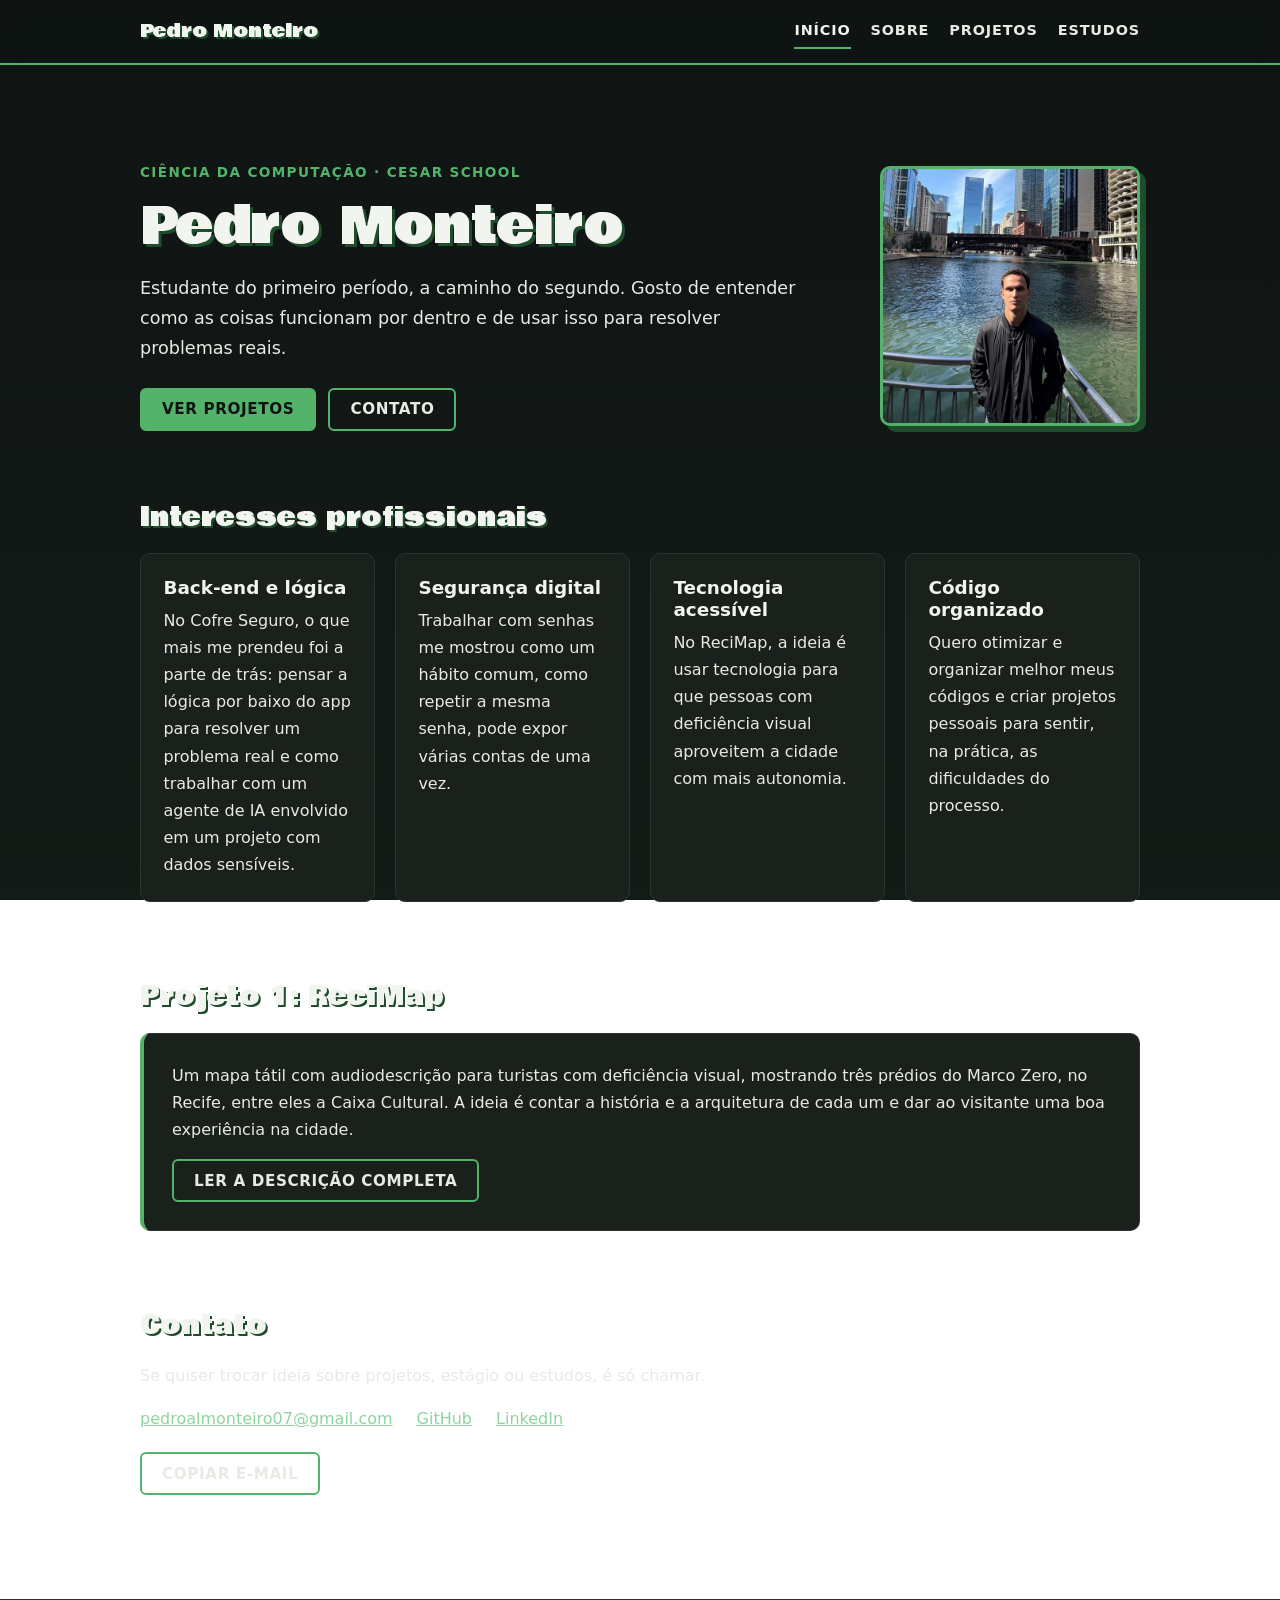
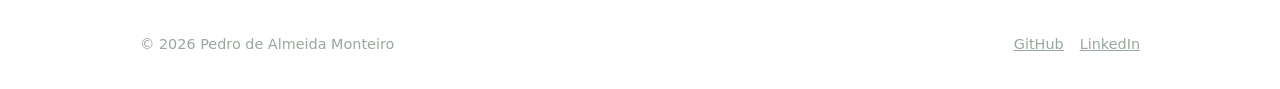
<file: index.html>
<!DOCTYPE html>
<html lang="pt-BR">
<head>
  <meta charset="UTF-8">
  <meta name="viewport" content="width=device-width, initial-scale=1.0">
  <meta name="description" content="Portfólio de Pedro Monteiro, estudante de Ciência da Computação na CESAR School.">
  <title>Pedro Monteiro | Portfólio</title>
  <link rel="preconnect" href="https://fonts.googleapis.com">
  <link rel="preconnect" href="https://fonts.gstatic.com" crossorigin>
  <link href="https://fonts.googleapis.com/css2?family=Bowlby+One&display=swap" rel="stylesheet">
  <link rel="stylesheet" href="css/style.css">
  <script src="js/script.js" defer></script>
</head>
<body>
  <a class="pular" href="#conteudo">Pular para o conteúdo</a>

  <header class="cabecalho">
    <div class="container">
      <a class="marca" href="index.html">Pedro Monteiro</a>
      <nav aria-label="Principal">
        <ul class="menu">
          <li><a href="index.html" aria-current="page">Início</a></li>
          <li><a href="sobre.html">Sobre</a></li>
          <li><a href="projetos.html">Projetos</a></li>
          <li><a href="estudos.html">Estudos</a></li>
        </ul>
      </nav>
    </div>
  </header>

  <main id="conteudo">
    <div class="container">

      <section class="hero">
        <div class="hero-texto">
          <p class="eyebrow">Ciência da Computação · CESAR School</p>
          <h1>Pedro Monteiro</h1>
          <p class="lead">Estudante do primeiro período, a caminho do segundo. Gosto de entender como as coisas funcionam por dentro e de usar isso para resolver problemas reais.</p>
          <div class="acoes">
            <a class="botao" href="projetos.html">Ver projetos</a>
            <a class="botao botao--vazado" href="#contato">Contato</a>
          </div>
        </div>

        <img class="foto" src="img/pedro.jpg" alt="Pedro Monteiro de jaqueta preta, em frente a um rio cercado de prédios altos" width="280" height="280">
      </section>

      <section class="secao" aria-labelledby="titulo-interesses">
        <h2 id="titulo-interesses">Interesses profissionais</h2>
        <div class="grade">
          <article class="cartao">
            <h3>Back-end e lógica</h3>
            <p>No Cofre Seguro, o que mais me prendeu foi a parte de trás: pensar a lógica por baixo do app para resolver um problema real e como trabalhar com um agente de IA envolvido em um projeto com dados sensíveis.</p>
          </article>
          <article class="cartao">
            <h3>Segurança digital</h3>
            <p>Trabalhar com senhas me mostrou como um hábito comum, como repetir a mesma senha, pode expor várias contas de uma vez.</p>
          </article>
          <article class="cartao">
            <h3>Tecnologia acessível</h3>
            <p>No ReciMap, a ideia é usar tecnologia para que pessoas com deficiência visual aproveitem a cidade com mais autonomia.</p>
          </article>
          <article class="cartao">
            <h3>Código organizado</h3>
            <p>Quero otimizar e organizar melhor meus códigos e criar projetos pessoais para sentir, na prática, as dificuldades do processo.</p>
          </article>
        </div>
      </section>

      <section class="secao" aria-labelledby="titulo-projeto1">
        <h2 id="titulo-projeto1">Projeto 1: ReciMap</h2>
        <div class="painel">
          <p>Um mapa tátil com audiodescrição para turistas com deficiência visual, mostrando três prédios do Marco Zero, no Recife, entre eles a Caixa Cultural. A ideia é contar a história e a arquitetura de cada um e dar ao visitante uma boa experiência na cidade.</p>
          <p><a class="botao botao--vazado" href="projetos.html#recimap">Ler a descrição completa</a></p>
        </div>
      </section>

      <section class="secao" id="contato" aria-labelledby="titulo-contato">
        <h2 id="titulo-contato">Contato</h2>
        <p>Se quiser trocar ideia sobre projetos, estágio ou estudos, é só chamar.</p>
        <ul class="contato-lista">
          <li><a href="mailto:pedroalmonteiro07@gmail.com">pedroalmonteiro07@gmail.com</a></li>
          <li><a href="https://github.com/PedroALMonteiro" target="_blank" rel="noopener noreferrer">GitHub</a></li>
          <li><a href="https://www.linkedin.com/in/pedro-monteiro-85697943b" target="_blank" rel="noopener noreferrer">LinkedIn</a></li>
        </ul>
        <p>
          <button class="botao botao--vazado" type="button" id="copiar-email" data-email="pedroalmonteiro07@gmail.com">Copiar e-mail</button>
          <span id="aviso-copia" role="status"></span>
        </p>
      </section>

    </div>
  </main>

  <footer class="rodape">
    <div class="container">
      <p>&copy; <span id="ano">2026</span> Pedro de Almeida Monteiro</p>
      <ul class="rodape-links">
        <li><a href="https://github.com/PedroALMonteiro" target="_blank" rel="noopener noreferrer">GitHub</a></li>
        <li><a href="https://www.linkedin.com/in/pedro-monteiro-85697943b" target="_blank" rel="noopener noreferrer">LinkedIn</a></li>
      </ul>
    </div>
  </footer>
</body>
</html>
</file>
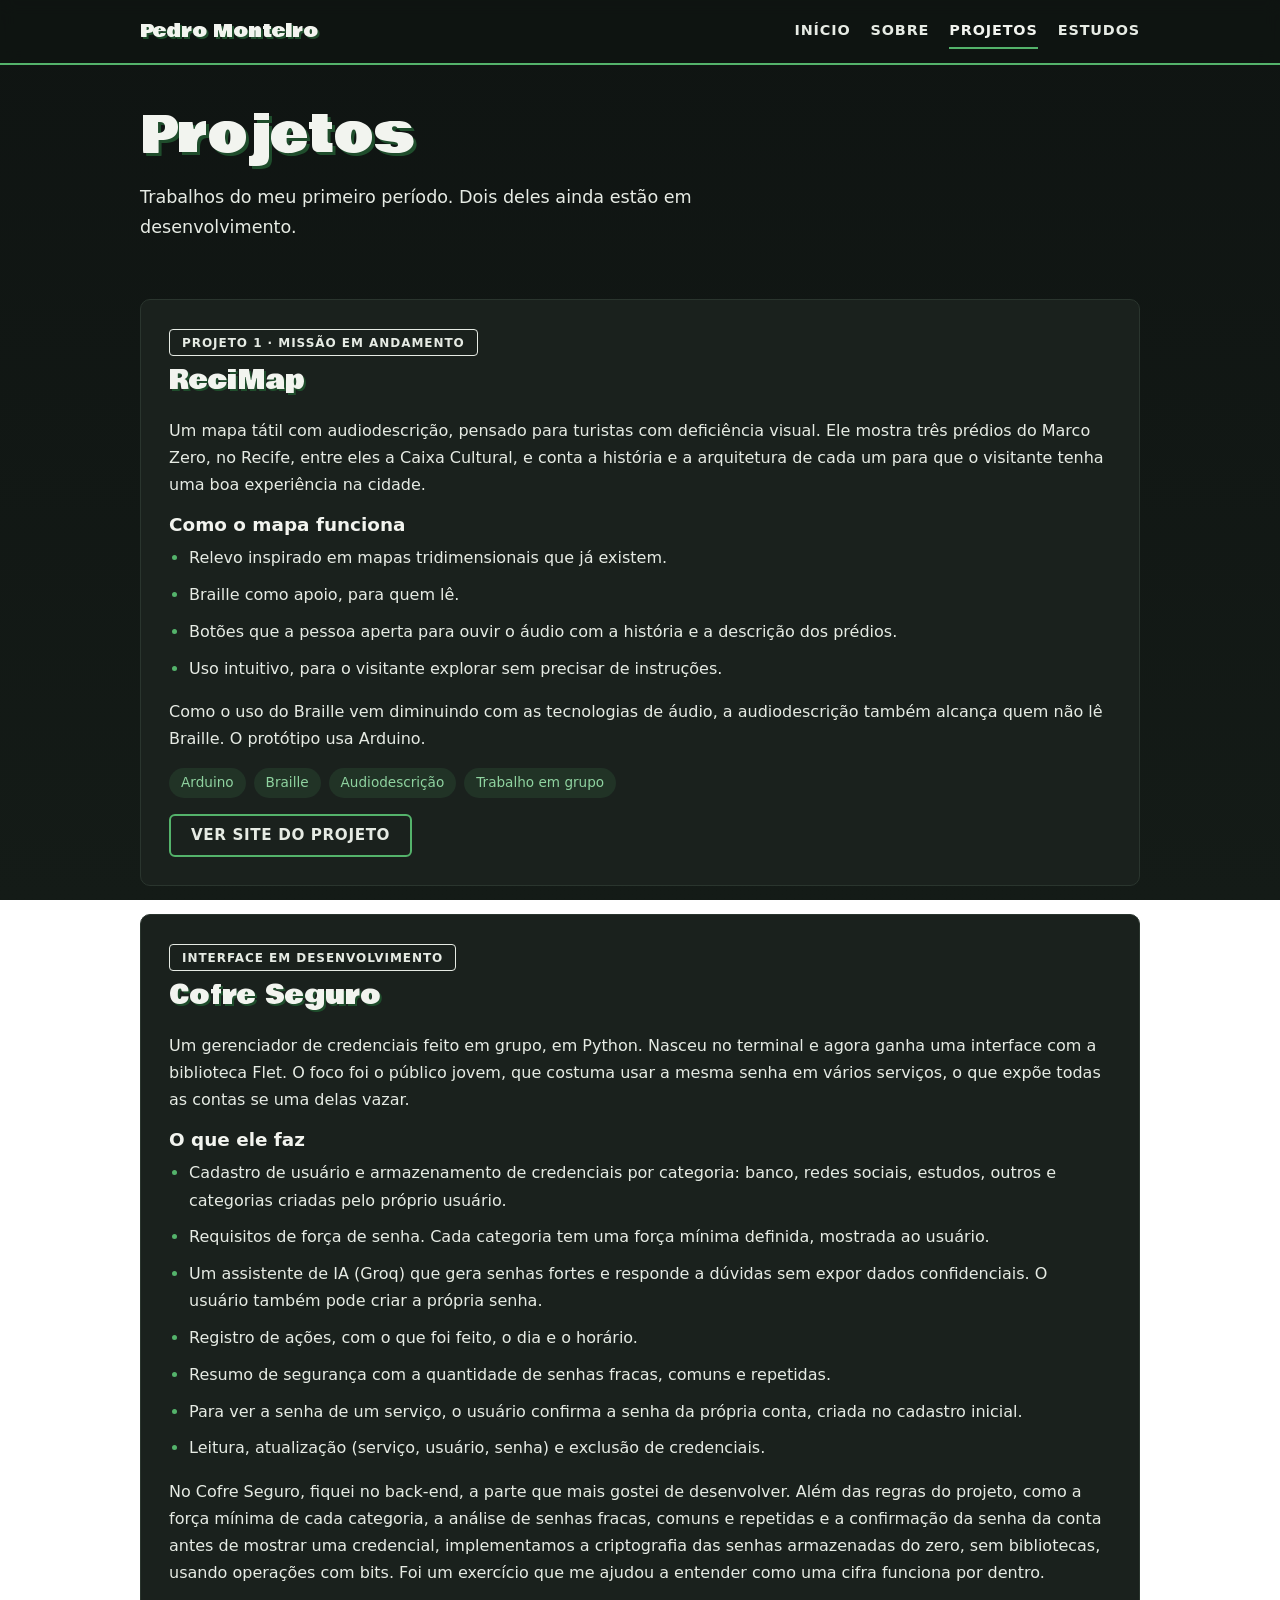
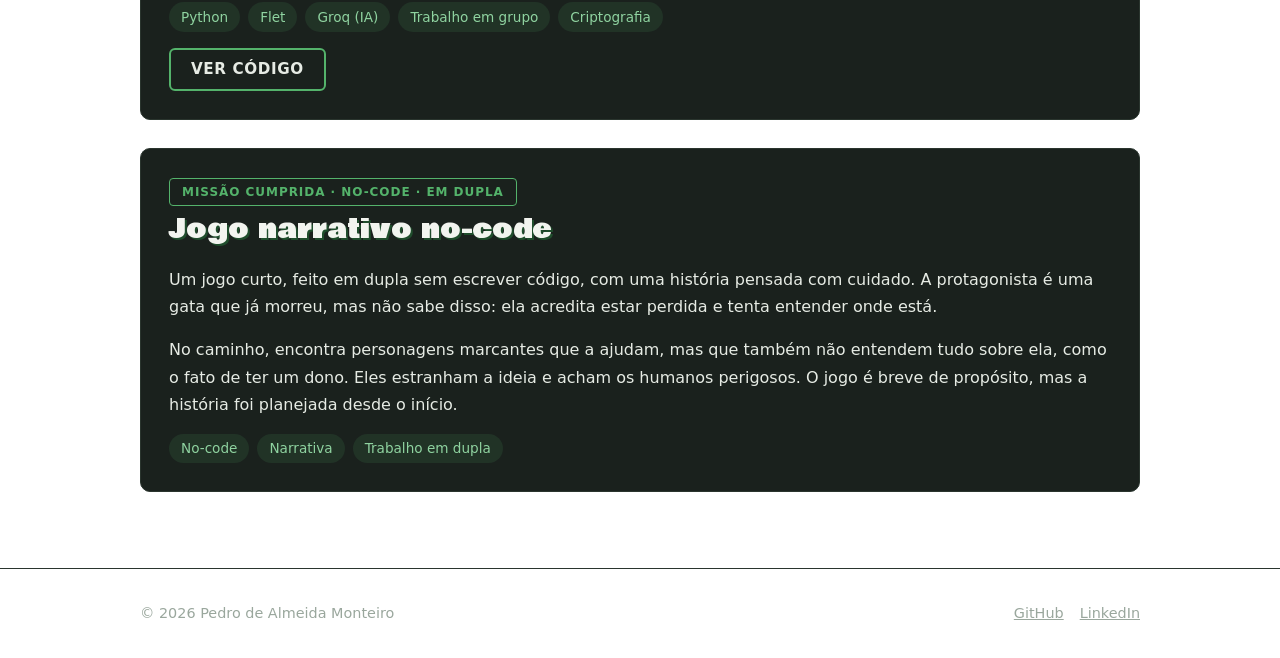
<file: projetos.html>
<!DOCTYPE html>
<html lang="pt-BR">
<head>
  <meta charset="UTF-8">
  <meta name="viewport" content="width=device-width, initial-scale=1.0">
  <meta name="description" content="Projetos de Pedro Monteiro: ReciMap, Cofre Seguro e um jogo narrativo no-code.">
  <title>Projetos | Pedro Monteiro</title>
  <link rel="preconnect" href="https://fonts.googleapis.com">
  <link rel="preconnect" href="https://fonts.gstatic.com" crossorigin>
  <link href="https://fonts.googleapis.com/css2?family=Bowlby+One&display=swap" rel="stylesheet">
  <link rel="stylesheet" href="css/style.css">
  <script src="js/script.js" defer></script>
</head>
<body>
  <a class="pular" href="#conteudo">Pular para o conteúdo</a>

  <header class="cabecalho">
    <div class="container">
      <a class="marca" href="index.html">Pedro Monteiro</a>
      <nav aria-label="Principal">
        <ul class="menu">
          <li><a href="index.html">Início</a></li>
          <li><a href="sobre.html">Sobre</a></li>
          <li><a href="projetos.html" aria-current="page">Projetos</a></li>
          <li><a href="estudos.html">Estudos</a></li>
        </ul>
      </nav>
    </div>
  </header>

  <main id="conteudo">
    <div class="container">

      <section class="secao">
        <h1>Projetos</h1>
        <p class="lead">Trabalhos do meu primeiro período. Dois deles ainda estão em desenvolvimento.</p>
      </section>

      <article class="projeto" id="recimap">
        <header>
          <p class="selo selo--andamento">Projeto 1 · Missão em andamento</p>
          <h2>ReciMap</h2>
        </header>
        <p>Um mapa tátil com audiodescrição, pensado para turistas com deficiência visual. Ele mostra três prédios do Marco Zero, no Recife, entre eles a Caixa Cultural, e conta a história e a arquitetura de cada um para que o visitante tenha uma boa experiência na cidade.</p>
        <h3>Como o mapa funciona</h3>
        <ul class="lista-recursos">
          <li>Relevo inspirado em mapas tridimensionais que já existem.</li>
          <li>Braille como apoio, para quem lê.</li>
          <li>Botões que a pessoa aperta para ouvir o áudio com a história e a descrição dos prédios.</li>
          <li>Uso intuitivo, para o visitante explorar sem precisar de instruções.</li>
        </ul>
        <p>Como o uso do Braille vem diminuindo com as tecnologias de áudio, a audiodescrição também alcança quem não lê Braille. O protótipo usa Arduino.</p>
      
        <ul class="tags">
          <li>Arduino</li>
          <li>Braille</li>
          <li>Audiodescrição</li>
          <li>Trabalho em grupo</li>
        </ul>
        <p><a class="botao botao--vazado" href="https://sites.google.com/cesar.school/grupo-5-2026-2/home" target="_blank" rel="noopener noreferrer">Ver site do projeto</a></p>
      </article>

      <article class="projeto" id="cofre-seguro">
        <header>
          <p class="selo selo--andamento">Interface em desenvolvimento</p>
          <h2>Cofre Seguro</h2>
        </header>
        <p>Um gerenciador de credenciais feito em grupo, em Python. Nasceu no terminal e agora ganha uma interface com a biblioteca Flet. O foco foi o público jovem, que costuma usar a mesma senha em vários serviços, o que expõe todas as contas se uma delas vazar.</p>
        <h3>O que ele faz</h3>
        <ul class="lista-recursos">
          <li>Cadastro de usuário e armazenamento de credenciais por categoria: banco, redes sociais, estudos, outros e categorias criadas pelo próprio usuário.</li>
          <li>Requisitos de força de senha. Cada categoria tem uma força mínima definida, mostrada ao usuário.</li>
          <li>Um assistente de IA (Groq) que gera senhas fortes e responde a dúvidas sem expor dados confidenciais. O usuário também pode criar a própria senha.</li>
          <li>Registro de ações, com o que foi feito, o dia e o horário.</li>
          <li>Resumo de segurança com a quantidade de senhas fracas, comuns e repetidas.</li>
          <li>Para ver a senha de um serviço, o usuário confirma a senha da própria conta, criada no cadastro inicial.</li>
          <li>Leitura, atualização (serviço, usuário, senha) e exclusão de credenciais.</li>
        </ul>
        <p>No Cofre Seguro, fiquei no back-end, a parte que mais gostei de desenvolver. Além das regras do projeto, como a força mínima de cada categoria, a análise de senhas fracas, comuns e repetidas e a confirmação da senha da conta antes de mostrar uma credencial, implementamos a criptografia das senhas armazenadas do zero, sem bibliotecas, usando operações com bits. Foi um exercício que me ajudou a entender como uma cifra funciona por dentro.</p>
        <ul class="tags">
          <li>Python</li>
          <li>Flet</li>
          <li>Groq (IA)</li>
          <li>Trabalho em grupo</li>
          <li>Criptografia</li>
        </ul>
        <p><a class="botao botao--vazado" href="https://github.com/PedroALMonteiro/Projeto-CofreSeguro-Gerenciador-de-Credenciais" target="_blank" rel="noopener noreferrer">Ver código</a></p>
      </article>

      <article class="projeto" id="jogo-narrativo">
        <header>
          <p class="selo selo--ok">Missão cumprida · No-code · Em dupla</p>
          <h2>Jogo narrativo no-code</h2>
        </header>
        <p>Um jogo curto, feito em dupla sem escrever código, com uma história pensada com cuidado. A protagonista é uma gata que já morreu, mas não sabe disso: ela acredita estar perdida e tenta entender onde está.</p>
        <p>No caminho, encontra personagens marcantes que a ajudam, mas que também não entendem tudo sobre ela, como o fato de ter um dono. Eles estranham a ideia e acham os humanos perigosos. O jogo é breve de propósito, mas a história foi planejada desde o início.</p>
        <ul class="tags">
          <li>No-code</li>
          <li>Narrativa</li>
          <li>Trabalho em dupla</li>
        </ul>
      </article>

    </div>
  </main>

  <footer class="rodape">
    <div class="container">
      <p>&copy; <span id="ano">2026</span> Pedro de Almeida Monteiro</p>
      <ul class="rodape-links">
        <li><a href="https://github.com/PedroALMonteiro" target="_blank" rel="noopener noreferrer">GitHub</a></li>
        <li><a href="https://www.linkedin.com/in/pedro-monteiro-85697943b" target="_blank" rel="noopener noreferrer">LinkedIn</a></li>
      </ul>
    </div>
  </footer>
</body>
</html>
</file>
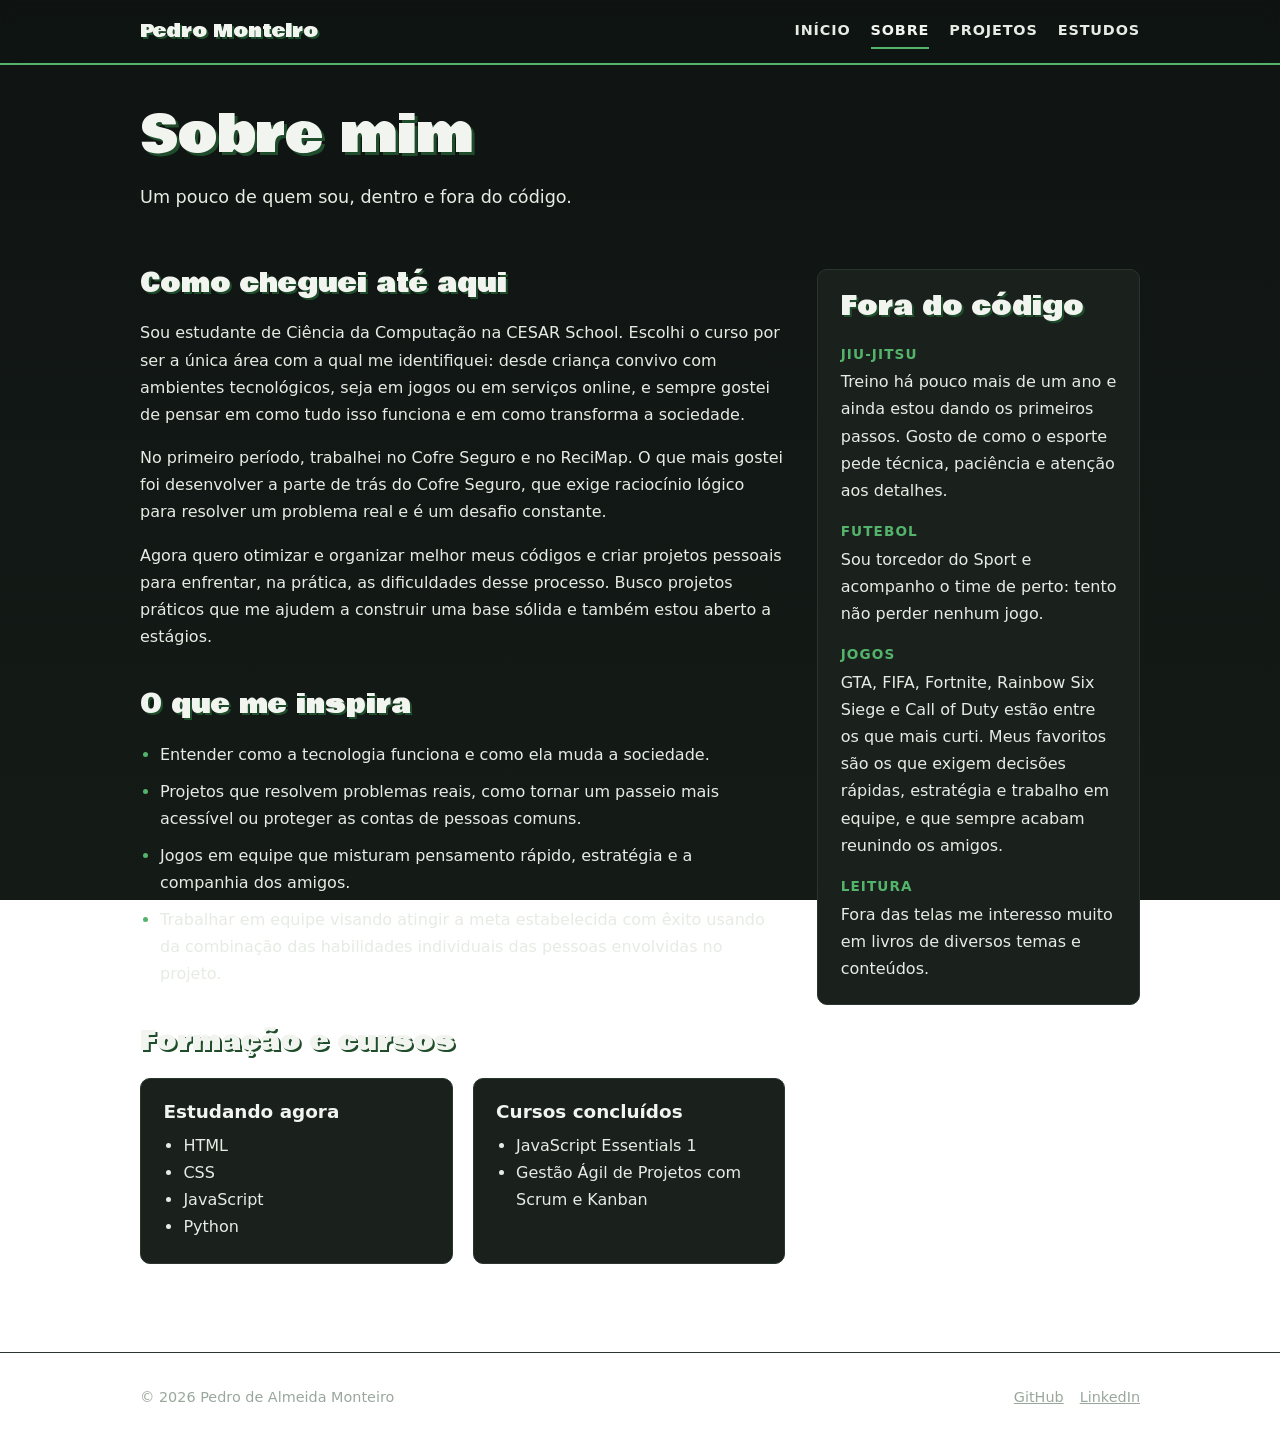
<file: sobre.html>
<!DOCTYPE html>
<html lang="pt-BR">
<head>
  <meta charset="UTF-8">
  <meta name="viewport" content="width=device-width, initial-scale=1.0">
  <meta name="description" content="Quem é Pedro Monteiro: o caminho até Ciência da Computação, o que me inspira e o que gosto de fazer fora do código.">
  <title>Sobre | Pedro Monteiro</title>
  <link rel="preconnect" href="https://fonts.googleapis.com">
  <link rel="preconnect" href="https://fonts.gstatic.com" crossorigin>
  <link href="https://fonts.googleapis.com/css2?family=Bowlby+One&display=swap" rel="stylesheet">
  <link rel="stylesheet" href="css/style.css">
  <script src="js/script.js" defer></script>
</head>
<body>
  <a class="pular" href="#conteudo">Pular para o conteúdo</a>

  <header class="cabecalho">
    <div class="container">
      <a class="marca" href="index.html">Pedro Monteiro</a>
      <nav aria-label="Principal">
        <ul class="menu">
          <li><a href="index.html">Início</a></li>
          <li><a href="sobre.html" aria-current="page">Sobre</a></li>
          <li><a href="projetos.html">Projetos</a></li>
          <li><a href="estudos.html">Estudos</a></li>
        </ul>
      </nav>
    </div>
  </header>

  <main id="conteudo">
    <div class="container">

      <section class="secao">
        <h1>Sobre mim</h1>
        <p class="lead">Um pouco de quem sou, dentro e fora do código.</p>
      </section>

      <div class="duas-colunas">
        <div>

          <section class="bloco" aria-labelledby="titulo-trajetoria">
            <h2 id="titulo-trajetoria">Como cheguei até aqui</h2>
            <p>Sou estudante de Ciência da Computação na CESAR School. Escolhi o curso por ser a única área com a qual me identifiquei: desde criança convivo com ambientes tecnológicos, seja em jogos ou em serviços online, e sempre gostei de pensar em como tudo isso funciona e em como transforma a sociedade.</p>
            <p>No primeiro período, trabalhei no Cofre Seguro e no ReciMap. O que mais gostei foi desenvolver a parte de trás do Cofre Seguro, que exige raciocínio lógico para resolver um problema real e é um desafio constante.</p>
            <p>Agora quero otimizar e organizar melhor meus códigos e criar projetos pessoais para enfrentar, na prática, as dificuldades desse processo. Busco projetos práticos que me ajudem a construir uma base sólida e também estou aberto a estágios.</p>
          </section>

          <section class="bloco" aria-labelledby="titulo-inspira">
            <h2 id="titulo-inspira">O que me inspira</h2>
            <ul class="lista-simples">
              <li>Entender como a tecnologia funciona e como ela muda a sociedade.</li>
              <li>Projetos que resolvem problemas reais, como tornar um passeio mais acessível ou proteger as contas de pessoas comuns.</li>
              <li>Jogos em equipe que misturam pensamento rápido, estratégia e a companhia dos amigos.</li>
              <li>Trabalhar em equipe visando atingir a meta estabelecida com êxito usando da combinação das habilidades individuais das pessoas envolvidas no projeto.</li>
            </ul>
          </section>

          <section class="bloco" aria-labelledby="titulo-formacao">
            <h2 id="titulo-formacao">Formação e cursos</h2>
            <div class="grade">
              <div class="cartao">
                <h3>Estudando agora</h3>
                <ul>
                  <li>HTML</li>
                  <li>CSS</li>
                  <li>JavaScript</li>
                  <li>Python</li>
                </ul>
              </div>
              <div class="cartao">
                <h3>Cursos concluídos</h3>
                <ul>
                  <li>JavaScript Essentials 1</li>
                  <li>Gestão Ágil de Projetos com Scrum e Kanban</li>
                </ul>
              </div>
            </div>
          </section>

        </div>

        <aside class="cartao" aria-labelledby="titulo-fora">
          <h2 id="titulo-fora">Fora do código</h2>
          <dl class="fora">
            <dt>Jiu-jitsu</dt>
            <dd>Treino há pouco mais de um ano e ainda estou dando os primeiros passos. Gosto de como o esporte pede técnica, paciência e atenção aos detalhes.</dd>
            <dt>Futebol</dt>
            <dd>Sou torcedor do Sport e acompanho o time de perto: tento não perder nenhum jogo.</dd>
            <dt>Jogos</dt>
            <dd>GTA, FIFA, Fortnite, Rainbow Six Siege e Call of Duty estão entre os que mais curti. Meus favoritos são os que exigem decisões rápidas, estratégia e trabalho em equipe, e que sempre acabam reunindo os amigos.</dd>
            <dt>Leitura</dt>
            <dd>Fora das telas me interesso muito em livros de diversos temas e conteúdos.</dd>
          </dl>
        </aside>
      </div>

    </div>
  </main>

  <footer class="rodape">
    <div class="container">
      <p>&copy; <span id="ano">2026</span> Pedro de Almeida Monteiro</p>
      <ul class="rodape-links">
        <li><a href="https://github.com/PedroALMonteiro" target="_blank" rel="noopener noreferrer">GitHub</a></li>
        <li><a href="https://www.linkedin.com/in/pedro-monteiro-85697943b" target="_blank" rel="noopener noreferrer">LinkedIn</a></li>
      </ul>
    </div>
  </footer>
</body>
</html>
</file>
<file: css/style.css>
:root {
  --fundo: #0f1412;
  --fundo-2: #141b17;
  --superficie: #1a211d;
  --borda: #2a352e;
  --texto: #e6ebe4;
  --texto-suave: #9aa79d;
  --titulo: #f2f4ef;
  --link: #8fd3a0;
  --verde: #54b36b;        
  --verde-escuro: #1f4d2c; 
  --raio: 10px;
  --fonte-titulo: "Bowlby One", Impact, "Arial Black", sans-serif;
  --fonte-texto: system-ui, -apple-system, "Segoe UI", Roboto, Arial, sans-serif;
}

*,
*::before,
*::after {
  box-sizing: border-box;
}

[hidden] {
  display: none !important;
}

html {
  scroll-behavior: smooth;
}

[id] {
  scroll-margin-top: 5rem;
}

body {
  margin: 0;
  min-height: 100vh;
  display: flex;
  flex-direction: column;
  background: linear-gradient(180deg, var(--fundo), var(--fundo-2));
  background-attachment: fixed;
  color: var(--texto);
  font-family: var(--fonte-texto);
  line-height: 1.7;
}

main {
  flex: 1;
}

.container {
  width: min(1000px, calc(100% - 2rem));
  margin-inline: auto;
}

h1,
h2,
h3 {
  line-height: 1.2;
}


h1,
h2 {
  font-family: var(--fonte-titulo);
  font-weight: 400;
  color: var(--titulo);
  text-shadow: 3px 3px 0 var(--verde-escuro);
}

h1 {
  font-size: clamp(2rem, 6vw, 3.2rem);
  margin: 0 0 1rem;
}

h2 {
  font-size: 1.6rem;
  margin: 0 0 1.25rem;
  text-shadow: 2px 2px 0 var(--verde-escuro);
}

h3 {
  font-size: 1.15rem;
  margin: 0 0 0.5rem;
  color: var(--titulo);
}

p {
  margin: 0 0 1rem;
}

a {
  color: var(--link);
}

a:hover {
  color: #c3ebcd;
}

:focus-visible {
  outline: 3px solid var(--ambar);
  outline-offset: 3px;
  border-radius: 4px;
}

/* Link para pular direto ao conteúdo */
.pular {
  position: absolute;
  left: -999px;
  top: 0;
  z-index: 20;
  padding: 0.6rem 1rem;
  background: var(--verde);
  color: var(--fundo);
  font-weight: 700;
  border-radius: 0 0 8px 0;
}

.pular:focus {
  left: 0;
}

.cabecalho {
  position: sticky;
  top: 0;
  z-index: 10;
  background: rgba(15, 20, 18, 0.85);
  backdrop-filter: blur(8px);
  border-bottom: 2px solid var(--verde);
}

.cabecalho .container {
  display: flex;
  flex-wrap: wrap;
  align-items: center;
  justify-content: space-between;
  gap: 0.5rem 1.5rem;
  padding-block: 0.9rem;
}

.marca {
  font-family: var(--fonte-titulo);
  font-size: 1.15rem;
  color: var(--titulo);
  text-decoration: none;
  text-shadow: 2px 2px 0 var(--verde-escuro);
}

.marca:hover {
  color: var(--titulo);
}

.menu {
  display: flex;
  flex-wrap: wrap;
  gap: 0.25rem 1.25rem;
  margin: 0;
  padding: 0;
  list-style: none;
}

.menu a {
  display: inline-block;
  padding: 0.25rem 0;
  color: var(--texto);
  font-size: 0.9rem;
  font-weight: 600;
  letter-spacing: 0.06em;
  text-decoration: none;
  text-transform: uppercase;
  border-bottom: 2px solid transparent;
}

.menu a:hover {
  border-color: var(--verde);
}

.menu a[aria-current="page"] {
  color: var(--titulo);
  border-color: var(--verde);
}

/* ---------- Seções ---------- */

.hero {
  display: flex;
  flex-wrap: wrap;
  align-items: center;
  justify-content: space-between;
  gap: 2rem;
  padding-block: clamp(3rem, 10vw, 6rem) 2rem;
}

.hero-texto {
  flex: 1 1 340px;
}

.foto {
  width: 260px;
  height: 260px;
  object-fit: cover;
  border: 3px solid var(--verde);
  border-radius: var(--raio);
  box-shadow: 6px 6px 0 var(--verde-escuro);
}

.eyebrow {
  margin-bottom: 0.75rem;
  color: var(--verde);
  font-size: 0.85rem;
  font-weight: 700;
  letter-spacing: 0.1em;
  text-transform: uppercase;
}

.lead {
  max-width: 60ch;
  font-size: 1.1rem;
  color: var(--texto);
}

.acoes {
  display: flex;
  flex-wrap: wrap;
  gap: 0.75rem;
  margin-top: 1.5rem;
}

.secao {
  padding-block: 2.5rem;
}

.bloco {
  margin-bottom: 2.5rem;
}

/* ---------- Botões ---------- */

.botao {
  display: inline-block;
  padding: 0.65rem 1.25rem;
  border: 2px solid var(--verde);
  border-radius: 6px;
  background: var(--verde);
  color: var(--fundo);
  font-family: inherit;
  font-size: 0.95rem;
  font-weight: 700;
  letter-spacing: 0.04em;
  line-height: 1.2;
  text-decoration: none;
  text-transform: uppercase;
  cursor: pointer;
}

.botao:hover {
  background: #7acb8f;
  border-color: #7acb8f;
  color: var(--fundo);
}

.botao--vazado {
  background: transparent;
  color: var(--texto);
}

.botao--vazado:hover {
  background: var(--verde);
  border-color: var(--verde);
  color: var(--fundo);
}

/* ---------- Cartões e grade (Grid) ---------- */

.grade {
  display: grid;
  grid-template-columns: repeat(auto-fit, minmax(230px, 1fr));
  gap: 1.25rem;
}

.cartao {
  padding: 1.4rem;
  background: var(--superficie);
  border: 1px solid var(--borda);
  border-radius: var(--raio);
  transition: border-color 0.2s;
}

.cartao:hover {
  border-color: var(--verde);
}

.cartao > :last-child {
  margin-bottom: 0;
}

.cartao ul {
  margin: 0;
  padding-left: 1.25rem;
}

.painel {
  padding: 1.75rem;
  background: var(--superficie);
  border: 1px solid var(--borda);
  border-left: 4px solid var(--verde);
  border-radius: var(--raio);
}

.painel > :last-child {
  margin-bottom: 0;
}

/* ---------- Página Sobre ---------- */

.duas-colunas {
  display: grid;
  gap: 2rem;
  grid-template-columns: 1fr;
}

@media (min-width: 800px) {
  .duas-colunas {
    grid-template-columns: 2fr 1fr;
    align-items: start;
  }
}

.lista-simples,
.lista-recursos {
  margin: 0 0 1rem;
  padding-left: 1.25rem;
}

.lista-simples li,
.lista-recursos li {
  margin-bottom: 0.6rem;
}

.lista-simples li::marker,
.lista-recursos li::marker {
  color: var(--verde);
}

.fora {
  margin: 0;
}

.fora dt {
  margin-top: 1rem;
  color: var(--verde);
  font-size: 0.85rem;
  font-weight: 700;
  letter-spacing: 0.08em;
  text-transform: uppercase;
}

.fora dt:first-child {
  margin-top: 0;
}

.fora dd {
  margin: 0.15rem 0 0;
}

/* ---------- Página Projetos ---------- */

.projeto {
  margin-bottom: 1.75rem;
  padding: 1.75rem;
  background: var(--superficie);
  border: 1px solid var(--borda);
  border-radius: var(--raio);
}

.projeto > :last-child {
  margin-bottom: 0;
}


.selo {
  display: inline-block;
  margin-bottom: 0.6rem;
  padding: 0.15rem 0.75rem;
  border: 1px solid currentColor;
  border-radius: 4px;
  font-size: 0.75rem;
  font-weight: 700;
  letter-spacing: 0.08em;
  text-transform: uppercase;
}

.selo--ok {
  color: var(--verde);
}

.selo--andamento {
  color: var(--ambar);
}

.tags {
  display: flex;
  flex-wrap: wrap;
  gap: 0.5rem;
  margin: 1rem 0;
  padding: 0;
  list-style: none;
}

.tags li {
  padding: 0.2rem 0.75rem;
  border-radius: 999px;
  background: rgba(84, 179, 107, 0.12);
  color: var(--link);
  font-size: 0.85rem;
}

/* ---------- Página Estudos ---------- */

.tecnologias {
  display: grid;
  grid-template-columns: repeat(auto-fill, minmax(200px, 1fr));
  gap: 1rem;
  margin: 0;
  padding: 0;
  list-style: none;
}

.tech {
  padding: 1.25rem;
  background: var(--superficie);
  border: 1px solid var(--borda);
  border-radius: var(--raio);
  transition: border-color 0.2s;
}

.tech:hover {
  border-color: var(--verde);
}

.tech img {
  display: block;
  width: 48px;
  height: 48px;
  margin-bottom: 0.75rem;
}

.tech h3 {
  margin-bottom: 0.25rem;
}

.tech p {
  margin: 0;
  color: var(--texto-suave);
  font-size: 0.9rem;
  line-height: 1.5;
}

/* ---------- Contato ---------- */

.contato-lista {
  display: flex;
  flex-wrap: wrap;
  gap: 0.5rem 1.5rem;
  margin: 0 0 1.25rem;
  padding: 0;
  list-style: none;
}

#aviso-copia {
  margin-left: 0.75rem;
  color: var(--texto-suave);
}



.rodape {
  margin-top: 3rem;
  padding-block: 2rem;
  border-top: 1px solid var(--borda);
  color: var(--texto-suave);
  font-size: 0.9rem;
}

.rodape .container {
  display: flex;
  flex-wrap: wrap;
  align-items: center;
  justify-content: space-between;
  gap: 0.75rem 1.5rem;
}

.rodape p {
  margin: 0;
}

.rodape-links {
  display: flex;
  gap: 1rem;
  margin: 0;
  padding: 0;
  list-style: none;
}

.rodape a {
  color: var(--texto-suave);
}

.rodape a:hover {
  color: var(--link);
}


@media (prefers-reduced-motion: reduce) {
  html {
    scroll-behavior: auto;
  }

  * {
    transition: none !important;
  }
}
</file>
